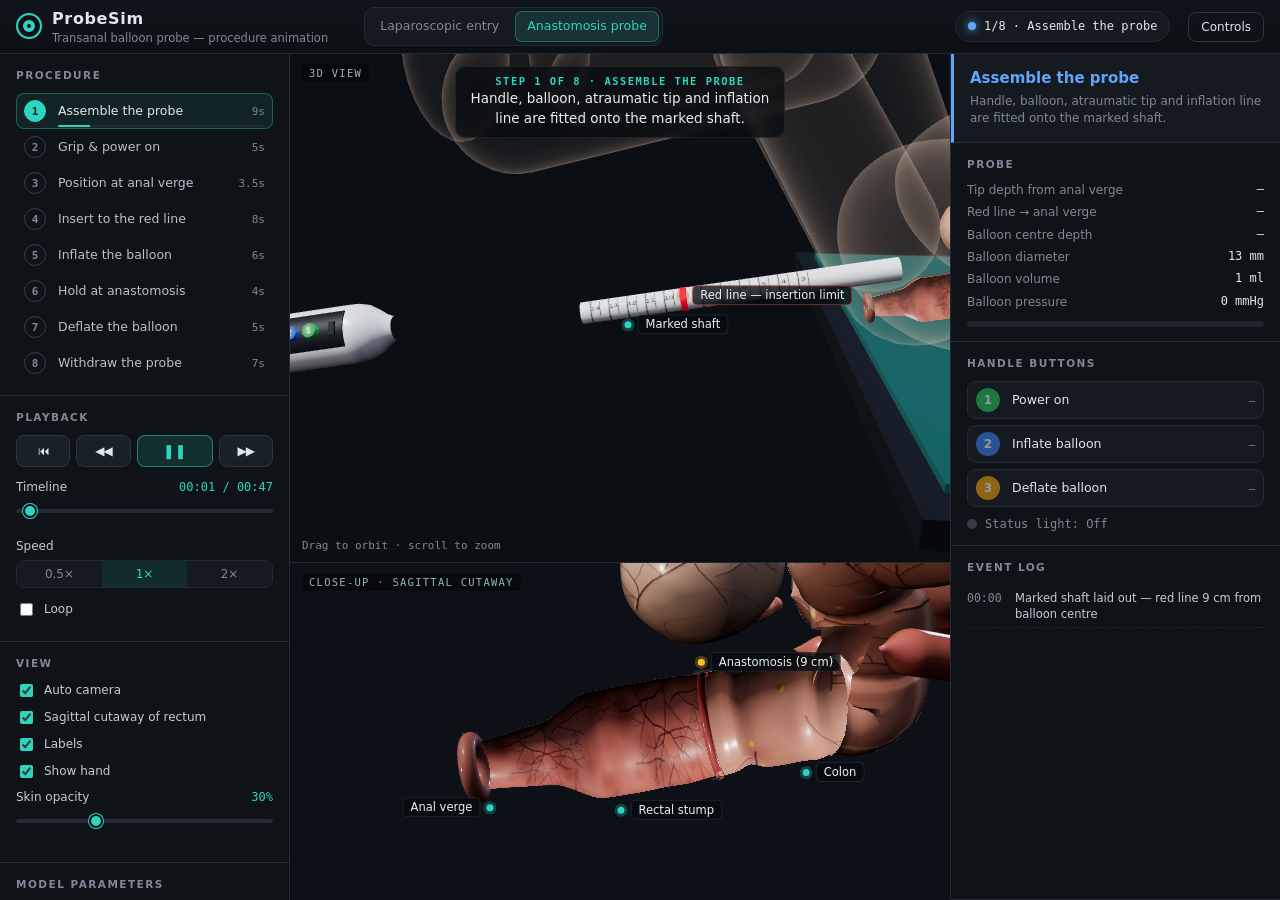
<file: probe.html>
<!doctype html>
<html lang="en">
<head>
  <meta charset="utf-8">
  <meta name="viewport" content="width=device-width, initial-scale=1">
  <title>ProbeSim — Anastomosis Balloon Probe</title>
  <link rel="icon" href="data:,">
  <link rel="stylesheet" href="styles.css">
  <script type="importmap">
    { "imports": { "three": "./vendor/three.module.js", "three/addons/": "./vendor/addons/" } }
  </script>
</head>
<body class="probe-page">
  <canvas id="gl"></canvas>

  <div class="app">
    <header class="topbar">
      <div class="brand">
        <span class="logo" aria-hidden="true"></span>
        <div>
          <h1>ProbeSim</h1>
          <p>Transanal balloon probe — procedure animation</p>
        </div>
      </div>
      <nav class="tabs" aria-label="Simulations">
        <a href="index.html">Laparoscopic entry</a>
        <a href="probe.html" class="on" aria-current="page">Anastomosis probe</a>
      </nav>
      <div class="status-pill" id="statusPill" data-level="info"><span class="dot"></span><span id="statusPillText">Ready</span></div>
      <div class="top-actions">
        <button class="btn ghost" id="btnHelp">Controls</button>
      </div>
    </header>

    <!-- LEFT: procedure + playback -->
    <aside class="panel controls">
      <section>
        <h2>Procedure</h2>
        <ol class="steps" id="steps"></ol>
      </section>

      <section>
        <h2>Playback</h2>
        <div class="transport">
          <button class="btn icon" id="btnRestart" title="Restart (R)" aria-label="Restart">⏮</button>
          <button class="btn icon" id="btnPrev" title="Previous step (←)" aria-label="Previous step">◀◀</button>
          <button class="btn icon play" id="btnPlay" title="Play / pause (Space)" aria-label="Play">▶</button>
          <button class="btn icon" id="btnNext" title="Next step (→)" aria-label="Next step">▶▶</button>
        </div>
        <div class="field">
          <label for="scrub">Timeline <output id="timeOut">00:00 / 00:00</output></label>
          <input type="range" id="scrub" min="0" max="1" step="0.01" value="0">
        </div>
        <div class="field">
          <label>Speed</label>
          <div class="seg" id="speed">
            <button data-v="0.5">0.5×</button>
            <button data-v="1" class="on">1×</button>
            <button data-v="2">2×</button>
          </div>
        </div>
        <label class="check"><input type="checkbox" id="loop"> Loop</label>
      </section>

      <section>
        <h2>View</h2>
        <label class="check"><input type="checkbox" id="autoCam" checked> Auto camera</label>
        <label class="check"><input type="checkbox" id="cutaway" checked> Sagittal cutaway of rectum</label>
        <label class="check"><input type="checkbox" id="labels" checked> Labels</label>
        <label class="check"><input type="checkbox" id="showHand" checked> Show hand</label>
        <div class="field">
          <label for="skin">Skin opacity <output id="skinOut">30%</output></label>
          <input type="range" id="skin" min="0" max="100" step="1" value="30">
        </div>
      </section>

      <section>
        <h2>Model parameters</h2>
        <dl class="readout small" id="params"></dl>
      </section>
    </aside>

    <!-- CENTRE: views -->
    <main class="views probe-views">
      <section class="view" id="mainView" aria-label="3D view">
        <div class="view-tag">3D VIEW</div>
        <div class="caption" id="caption"><b id="capStep">Step 1</b><span id="capText"></span></div>
        <div class="labels" id="labelsMain"></div>
        <div class="legend">
          <span>Drag to orbit · scroll to zoom</span>
        </div>
      </section>
      <section class="view" id="closeView" aria-label="Close-up sagittal cutaway">
        <div class="view-tag">CLOSE-UP · SAGITTAL CUTAWAY</div>
        <div class="labels" id="labelsClose"></div>
      </section>
    </main>

    <!-- RIGHT: readouts -->
    <aside class="panel results">
      <section class="status-card" id="statusCard" data-level="info">
        <div class="status-label" id="statusLabel">—</div>
        <div class="status-sub" id="statusSub"></div>
      </section>

      <section>
        <h2>Probe</h2>
        <dl class="readout">
          <dt>Tip depth from anal verge</dt><dd id="rTip">—</dd>
          <dt>Red line → anal verge</dt><dd id="rRed">—</dd>
          <dt>Balloon centre depth</dt><dd id="rBalloonPos">—</dd>
          <dt>Balloon diameter</dt><dd id="rDia">—</dd>
          <dt>Balloon volume</dt><dd id="rVol">—</dd>
          <dt>Balloon pressure</dt><dd id="rPress">—</dd>
        </dl>
        <div class="meter"><i id="pressBar"></i></div>
      </section>

      <section>
        <h2>Handle buttons</h2>
        <ul class="hbuttons" id="hButtons"></ul>
        <div class="led-row"><span class="led" id="ledDot"></span><span id="ledText">Off</span></div>
      </section>

      <section class="log-section">
        <h2>Event log</h2>
        <ol class="log" id="eventLog"></ol>
      </section>

    </aside>
  </div>

  <dialog id="help">
    <h3>Controls</h3>
    <table>
      <tr><td><kbd>Space</kbd></td><td>Play / pause</td></tr>
      <tr><td><kbd>←</kbd> / <kbd>→</kbd></td><td>Previous / next step</td></tr>
      <tr><td><kbd>R</kbd></td><td>Restart</td></tr>
      <tr><td>Click a step</td><td>Jump to that step</td></tr>
      <tr><td>Drag / scroll in 3D view</td><td>Orbit / zoom (turns off auto camera)</td></tr>
      <tr><td><kbd>C</kbd></td><td>Toggle cutaway</td></tr>
    </table>
    <p class="hint">Probe dimensions, the 9 cm anastomosis height and the button functions are illustrative and set in <code>js/probeModel.js</code>. Not a clinical tool.</p>
    <form method="dialog"><button class="btn">Close</button></form>
  </dialog>

  <div class="loading" id="loading"><div class="spinner"></div><p>Building scene…</p></div>

  <script type="module" src="js/probe.js"></script>
</body>
</html>
</file>
<file: styles.css>
:root {
  --bg: #07090c;
  --panel: #0f1318;
  --panel-2: #151a21;
  --line: #222a33;
  --text: #dfe6ee;
  --muted: #7d8996;
  --accent: #2dd4bf;
  --accent-2: #0ea5a4;
  --ok: #34d399;
  --warn: #fbbf24;
  --close: #fb923c;
  --bad: #f43f5e;
  --info: #60a5fa;
  --mono: ui-monospace, "SF Mono", "JetBrains Mono", Menlo, Consolas, monospace;
  --sans: "Inter", ui-sans-serif, system-ui, -apple-system, "Segoe UI", Roboto, sans-serif;
}

* { box-sizing: border-box; }
html, body { margin: 0; height: 100%; background: var(--bg); color: var(--text); font: 13px/1.45 var(--sans); overflow: hidden; }

#gl { position: fixed; inset: 0; width: 100vw; height: 100vh; display: block; z-index: 0; }

.app {
  position: relative; z-index: 1; height: 100vh;
  display: grid;
  grid-template-columns: 290px 1fr 330px;
  grid-template-rows: 54px 1fr;
  grid-template-areas: "top top top" "left views right";
  pointer-events: none;
}
.app > * { pointer-events: auto; }

/* ---------- top bar ---------- */
.topbar {
  grid-area: top; display: flex; align-items: center; gap: 18px; padding: 0 16px;
  background: linear-gradient(180deg, #10151b, #0c1015); border-bottom: 1px solid var(--line);
}
.brand { display: flex; align-items: center; gap: 10px; }
.brand h1 { margin: 0; font-size: 16px; letter-spacing: 0.04em; }
.brand p { margin: 0; color: var(--muted); font-size: 11.5px; }
.logo { width: 26px; height: 26px; border-radius: 50%; border: 2px solid var(--accent);
  box-shadow: inset 0 0 0 5px #0c1015, inset 0 0 0 9px var(--accent); }
.status-pill { margin-left: auto; display: flex; align-items: center; gap: 8px; padding: 6px 12px; border-radius: 999px;
  background: var(--panel-2); border: 1px solid var(--line); font-family: var(--mono); font-size: 12px; }
.status-pill .dot { width: 8px; height: 8px; border-radius: 50%; background: var(--muted); box-shadow: 0 0 8px currentColor; }
.status-pill[data-level="ok"] .dot { background: var(--ok); color: var(--ok); }
.status-pill[data-level="info"] .dot { background: var(--info); color: var(--info); }
.status-pill[data-level="warn"] .dot { background: var(--warn); color: var(--warn); }
.status-pill[data-level="close"] .dot { background: var(--close); color: var(--close); }
.status-pill[data-level="bad"] .dot { background: var(--bad); color: var(--bad); animation: pulse 0.8s infinite; }
.top-actions { display: flex; gap: 8px; }

@keyframes pulse { 50% { opacity: 0.35; } }

/* ---------- panels ---------- */
.panel { background: var(--panel); overflow-y: auto; scrollbar-width: thin; scrollbar-color: #2a333d transparent; }
.controls { grid-area: left; border-right: 1px solid var(--line); }
.results { grid-area: right; border-left: 1px solid var(--line); display: flex; flex-direction: column; }
.panel section { padding: 14px 16px; border-bottom: 1px solid var(--line); }
.panel h2 { margin: 0 0 10px; font-size: 10.5px; letter-spacing: 0.14em; text-transform: uppercase; color: var(--muted); font-weight: 600; }
.hint { color: var(--muted); font-size: 11.5px; margin: 8px 0 0; }

.ports { display: grid; grid-template-columns: 1fr 1fr; gap: 6px; }
.ports button { text-align: left; padding: 7px 9px; border-radius: 8px; border: 1px solid var(--line); background: var(--panel-2);
  color: var(--text); cursor: pointer; font: 12px var(--sans); line-height: 1.25; }
.ports button small { display: block; color: var(--muted); font-family: var(--mono); font-size: 10px; margin-top: 2px; }
.ports button:hover { border-color: #33414e; }
.ports button.on { border-color: var(--accent); background: rgba(45, 212, 191, 0.08); box-shadow: inset 0 0 0 1px var(--accent); }

.field { margin: 0 0 12px; }
.field label { display: flex; justify-content: space-between; color: #c2ccd6; font-size: 12px; margin-bottom: 5px; }
.field output { font-family: var(--mono); color: var(--accent); font-size: 12px; }
.scale { display: flex; justify-content: space-between; color: var(--muted); font-size: 10px; margin-top: 2px; }

input[type=range] { -webkit-appearance: none; appearance: none; width: 100%; height: 18px; background: transparent; margin: 0; }
input[type=range]::-webkit-slider-runnable-track { height: 4px; background: #232c36; border-radius: 4px; }
input[type=range]::-moz-range-track { height: 4px; background: #232c36; border-radius: 4px; }
input[type=range]::-webkit-slider-thumb { -webkit-appearance: none; width: 14px; height: 14px; border-radius: 50%; background: var(--accent);
  margin-top: -5px; border: 2px solid #0b1014; box-shadow: 0 0 0 1px var(--accent); }
input[type=range]::-moz-range-thumb { width: 12px; height: 12px; border-radius: 50%; background: var(--accent); border: 2px solid #0b1014; }
input[type=range]:disabled { opacity: 0.35; }

.seg { display: flex; border: 1px solid var(--line); border-radius: 8px; overflow: hidden; }
.seg button { flex: 1; padding: 6px; background: var(--panel-2); color: var(--muted); border: 0; cursor: pointer; font: 12px var(--sans); }
.seg button.on { background: rgba(45, 212, 191, 0.12); color: var(--accent); }

.check { display: flex; align-items: center; gap: 8px; margin: 0 0 8px; color: #c2ccd6; font-size: 12px; cursor: pointer; }
.check input { accent-color: var(--accent); }

.buttons { display: grid; gap: 6px; }
.btn { padding: 7px 12px; border-radius: 8px; border: 1px solid #2a3540; background: #18202a; color: var(--text); cursor: pointer;
  font: 12px var(--sans); }
.btn:hover { border-color: var(--accent); }
.btn.ghost { background: transparent; }
.btn.small { padding: 4px 9px; font-size: 11.5px; }
.btn.danger:hover { border-color: var(--bad); color: #ffd2da; }

/* ---------- views ---------- */
.views { grid-area: views; display: grid; grid-template-rows: 3fr 2fr; min-height: 0; }
.view.ext { border-top: 1px solid var(--line); }
.views.monitor-only { grid-template-rows: 1fr 0fr; }
.views.monitor-only .ext { display: none; }
.view { position: relative; min-height: 0; overflow: hidden; background: transparent; outline: none; }
.view.scope { cursor: grab; }
.view.scope:active { cursor: grabbing; }
.view-tag { position: absolute; top: 10px; left: 12px; font: 10.5px var(--mono); letter-spacing: 0.12em; color: #8fb8b2;
  background: rgba(0, 0, 0, 0.45); padding: 3px 7px; border-radius: 4px; }
.hud { position: absolute; font: 12px var(--mono); color: #d7f5ef; text-shadow: 0 0 6px rgba(0, 0, 0, 0.8); pointer-events: none; }
.hud b { color: #fff; font-weight: 600; }
.hud.tl { top: 10px; right: 12px; }
.hud.bl { bottom: 10px; left: 12px; }
.hud.br { bottom: 10px; right: 12px; }
.hud.layer { top: 40px; left: 50%; transform: translateX(-50%); padding: 4px 10px; border-radius: 4px; background: rgba(0, 0, 0, 0.5);
  border: 1px solid rgba(255, 255, 255, 0.12); display: none; }
.hud.hint-overlay { bottom: 34px; left: 50%; transform: translateX(-50%); color: rgba(220, 240, 236, 0.45); font-size: 11px; }
.alert { position: absolute; left: 50%; bottom: 64px; transform: translateX(-50%); padding: 8px 16px; border-radius: 6px;
  font: 600 13px var(--mono); letter-spacing: 0.04em; display: none; pointer-events: none; text-align: center; max-width: 80%; }
.alert.warn { display: block; background: rgba(120, 80, 0, 0.75); border: 1px solid var(--warn); color: #ffe8a8; }
.alert.close { display: block; background: rgba(130, 50, 0, 0.75); border: 1px solid var(--close); color: #ffd7b8; }
.alert.bad { display: block; background: rgba(120, 0, 20, 0.8); border: 1px solid var(--bad); color: #ffd6de; animation: pulse 0.9s infinite; }

.ext-tools { position: absolute; top: 8px; right: 10px; display: flex; gap: 6px; }
.ext-tools .btn.on { border-color: var(--accent); color: var(--accent); }
.legend { position: absolute; bottom: 10px; left: 12px; display: flex; gap: 12px; font: 11px var(--mono); color: var(--muted); pointer-events: none; }
.legend i { display: inline-block; width: 10px; height: 3px; margin-right: 5px; vertical-align: middle; }
.legend i.ring { width: 9px; height: 9px; border: 2px solid #e2e8f0; border-radius: 50%; }

/* ---------- results ---------- */
.status-card { background: var(--panel-2); border-left: 3px solid var(--muted); }
.status-card[data-level="ok"] { border-left-color: var(--ok); }
.status-card[data-level="info"] { border-left-color: var(--info); }
.status-card[data-level="warn"] { border-left-color: var(--warn); }
.status-card[data-level="close"] { border-left-color: var(--close); }
.status-card[data-level="bad"] { border-left-color: var(--bad); background: rgba(244, 63, 94, 0.08); }
.status-label { font-size: 15px; font-weight: 600; }
.status-card[data-level="ok"] .status-label { color: var(--ok); }
.status-card[data-level="info"] .status-label { color: var(--info); }
.status-card[data-level="warn"] .status-label { color: var(--warn); }
.status-card[data-level="close"] .status-label { color: var(--close); }
.status-card[data-level="bad"] .status-label { color: var(--bad); }
.status-sub { color: var(--muted); font-size: 12px; margin-top: 3px; }

.readout { display: grid; grid-template-columns: auto 1fr; gap: 5px 12px; margin: 0; }
.readout dt { color: var(--muted); font-size: 12px; }
.readout dd { margin: 0; text-align: right; font: 12px var(--mono); color: var(--text); }

.near, .fov, .log { list-style: none; margin: 0; padding: 0; }
.near li { display: grid; grid-template-columns: 1fr 64px; align-items: center; gap: 8px; margin-bottom: 6px; font-size: 12px; }
.near .bar { grid-column: 1 / -1; height: 3px; background: #1d252e; border-radius: 3px; overflow: hidden; margin-top: -3px; }
.near .bar i { display: block; height: 100%; }
.near .d { text-align: right; font-family: var(--mono); }
.fov li { display: grid; grid-template-columns: 110px 1fr 40px; align-items: center; gap: 8px; margin-bottom: 5px; font-size: 12px; }
.fov .bar { height: 8px; background: #1d252e; border-radius: 3px; overflow: hidden; }
.fov .bar i { display: block; height: 100%; }
.fov .pct { text-align: right; font-family: var(--mono); color: var(--muted); }
.muted { color: var(--muted); font-size: 12px; }

.stats { display: grid; grid-template-columns: repeat(3, 1fr); gap: 6px; margin-bottom: 10px; }
.stats div { background: var(--panel-2); border: 1px solid var(--line); border-radius: 8px; padding: 6px 8px; }
.stats b { display: block; font: 600 16px var(--mono); }
.stats span { color: var(--muted); font-size: 10.5px; }
.chips { display: flex; flex-wrap: wrap; gap: 4px; margin-bottom: 10px; }
.chips span { font-size: 11px; padding: 2px 7px; border-radius: 999px; border: 1px solid var(--line); color: #c2ccd6; }

.log-section { flex: 1; min-height: 160px; }
.log li { display: grid; grid-template-columns: 42px 1fr; gap: 6px; font-size: 11.5px; padding: 4px 0; border-bottom: 1px dashed #1c232b; }
.log time { font-family: var(--mono); color: var(--muted); }
.log li.ok span { color: var(--ok); }
.log li.warn span { color: var(--warn); }
.log li.close span { color: var(--close); }
.log li.bad span { color: var(--bad); font-weight: 600; }
.log li.info span { color: #c2ccd6; }

dialog { background: var(--panel); color: var(--text); border: 1px solid var(--line); border-radius: 12px; padding: 18px 22px; max-width: 460px; }
dialog::backdrop { background: rgba(0, 0, 0, 0.6); }
dialog h3 { margin: 0 0 10px; }
dialog table { border-collapse: collapse; width: 100%; font-size: 12.5px; }
dialog td { padding: 5px 4px; border-bottom: 1px solid var(--line); }
kbd { font: 11px var(--mono); padding: 1px 5px; border: 1px solid #39444f; border-bottom-width: 2px; border-radius: 4px; background: #18202a; }

.loading { position: fixed; inset: 0; z-index: 10; display: grid; place-items: center; align-content: center; gap: 12px;
  background: var(--bg); color: var(--muted); transition: opacity 0.4s; }
.loading.done { opacity: 0; pointer-events: none; }
.spinner { width: 34px; height: 34px; border-radius: 50%; border: 3px solid #1f2933; border-top-color: var(--accent); animation: spin 0.9s linear infinite; }
@keyframes spin { to { transform: rotate(360deg); } }

@media (max-width: 1100px) {
  html, body { overflow: auto; }
  .app { grid-template-columns: 1fr; grid-template-rows: 54px 70vh auto auto; grid-template-areas: "top" "views" "left" "right"; height: auto; }
  #gl { position: fixed; }
  .views { height: 70vh; }
}

/* ---------- page tabs (shared) ---------- */
.tabs { display: flex; gap: 4px; margin-left: 18px; padding: 3px; background: var(--panel-2); border: 1px solid var(--line); border-radius: 10px; }
.tabs a { padding: 6px 12px; border-radius: 7px; color: var(--muted); text-decoration: none; font-size: 12.5px; white-space: nowrap; }
.tabs a:hover { color: var(--text); }
.tabs a.on { background: rgba(45, 212, 191, 0.12); color: var(--accent); box-shadow: inset 0 0 0 1px rgba(45, 212, 191, 0.35); }

/* ---------- probe page ---------- */
.probe-views { grid-template-rows: 3fr 2fr; }
.probe-views .view + .view { border-top: 1px solid var(--line); }
.probe-views .view { cursor: grab; }
.probe-views .view:active { cursor: grabbing; }

.steps { list-style: none; margin: 0; padding: 0; counter-reset: step; }
.steps li { position: relative; display: grid; grid-template-columns: 26px 1fr auto; align-items: center; gap: 8px; padding: 7px 8px;
  border-radius: 8px; cursor: pointer; color: #b7c1cb; font-size: 12.5px; }
.steps li:hover { background: var(--panel-2); }
.steps li .n { width: 22px; height: 22px; border-radius: 50%; display: grid; place-items: center; font: 600 11px var(--mono);
  border: 1px solid #33404c; color: var(--muted); }
.steps li .d { font: 11px var(--mono); color: var(--muted); }
.steps li .bar { position: absolute; left: 42px; right: 8px; bottom: 2px; height: 2px; background: transparent; border-radius: 2px; overflow: hidden; }
.steps li .bar i { display: block; height: 100%; width: 0; background: var(--accent); }
.steps li.done .n { background: rgba(52, 211, 153, 0.15); border-color: var(--ok); color: var(--ok); }
.steps li.on { background: rgba(45, 212, 191, 0.08); color: var(--text); box-shadow: inset 0 0 0 1px rgba(45, 212, 191, 0.35); }
.steps li.on .n { background: var(--accent); border-color: var(--accent); color: #062421; }
.steps li.on .bar { background: #1d2a33; }

.transport { display: grid; grid-template-columns: 1fr 1fr 1.4fr 1fr; gap: 6px; margin-bottom: 12px; }
.btn.icon { padding: 7px 0; font-size: 12px; letter-spacing: -1px; }
.btn.play { background: rgba(45, 212, 191, 0.14); border-color: rgba(45, 212, 191, 0.5); color: var(--accent); font-size: 14px; letter-spacing: 0; }

.caption { position: absolute; left: 50%; top: 12px; transform: translateX(-50%); max-width: min(720px, 80%); text-align: center;
  background: rgba(7, 10, 14, 0.72); border: 1px solid rgba(255, 255, 255, 0.08); border-radius: 10px; padding: 8px 14px; pointer-events: none;
  backdrop-filter: blur(4px); }
.caption b { display: block; font: 600 10.5px var(--mono); letter-spacing: 0.14em; color: var(--accent); text-transform: uppercase; margin-bottom: 2px; }
.caption span { font-size: 13.5px; color: #e8eef4; }

.labels { position: absolute; inset: 0; pointer-events: none; overflow: hidden; }
.lbl { position: absolute; left: 0; top: 0; display: flex; align-items: center; gap: 6px; white-space: nowrap; font: 11.5px var(--sans);
  color: #e9f1f7; transition: opacity 0.25s; will-change: transform; }
.lbl i { width: 7px; height: 7px; border-radius: 50%; background: var(--accent); box-shadow: 0 0 0 3px rgba(45, 212, 191, 0.25); flex: none; }
.lbl span { background: rgba(8, 12, 16, 0.78); border: 1px solid rgba(255, 255, 255, 0.1); padding: 2px 7px; border-radius: 5px; }
.lbl.left { flex-direction: row-reverse; }
.lbl.red i { background: #ef4444; box-shadow: 0 0 0 3px rgba(239, 68, 68, 0.3); }
.lbl.red span { border-color: rgba(239, 68, 68, 0.6); }
.lbl.warm i { background: #fbbf24; box-shadow: 0 0 0 3px rgba(251, 191, 36, 0.25); }

.meter { height: 6px; background: #1d252e; border-radius: 4px; overflow: hidden; margin-top: 10px; }
.meter i { display: block; height: 100%; width: 0; background: linear-gradient(90deg, #3b82f6, #22d3ee); transition: width 0.1s; }

.hbuttons { list-style: none; margin: 0 0 10px; padding: 0; display: grid; gap: 6px; }
.hbuttons li { display: grid; grid-template-columns: 26px 1fr auto; align-items: center; gap: 10px; padding: 6px 8px; border-radius: 8px;
  background: var(--panel-2); border: 1px solid var(--line); font-size: 12.5px; }
.hbuttons .k { width: 24px; height: 24px; border-radius: 50%; display: grid; place-items: center; font: 700 12px var(--sans); color: #fff;
  opacity: 0.55; transition: transform 0.08s, opacity 0.2s, box-shadow 0.2s; }
.hbuttons .s { font: 11px var(--mono); color: var(--muted); }
.hbuttons li.pressed .k { transform: scale(0.88); opacity: 1; box-shadow: 0 0 0 4px rgba(255, 255, 255, 0.15), 0 0 14px currentColor; }
.hbuttons li.pressed { border-color: #3a4855; }
.hbuttons li.used .k { opacity: 1; }
.led-row { display: flex; align-items: center; gap: 8px; font: 12px var(--mono); color: var(--muted); }
.led { width: 10px; height: 10px; border-radius: 50%; background: #333b44; }

.readout.small dt, .readout.small dd { font-size: 11.5px; }

@media (max-width: 1100px) {
  .tabs { display: none; }
}
.probe-page .results .log-section { flex: 1 1 0; min-height: 170px; overflow-y: auto; scrollbar-width: thin; }
</file>
